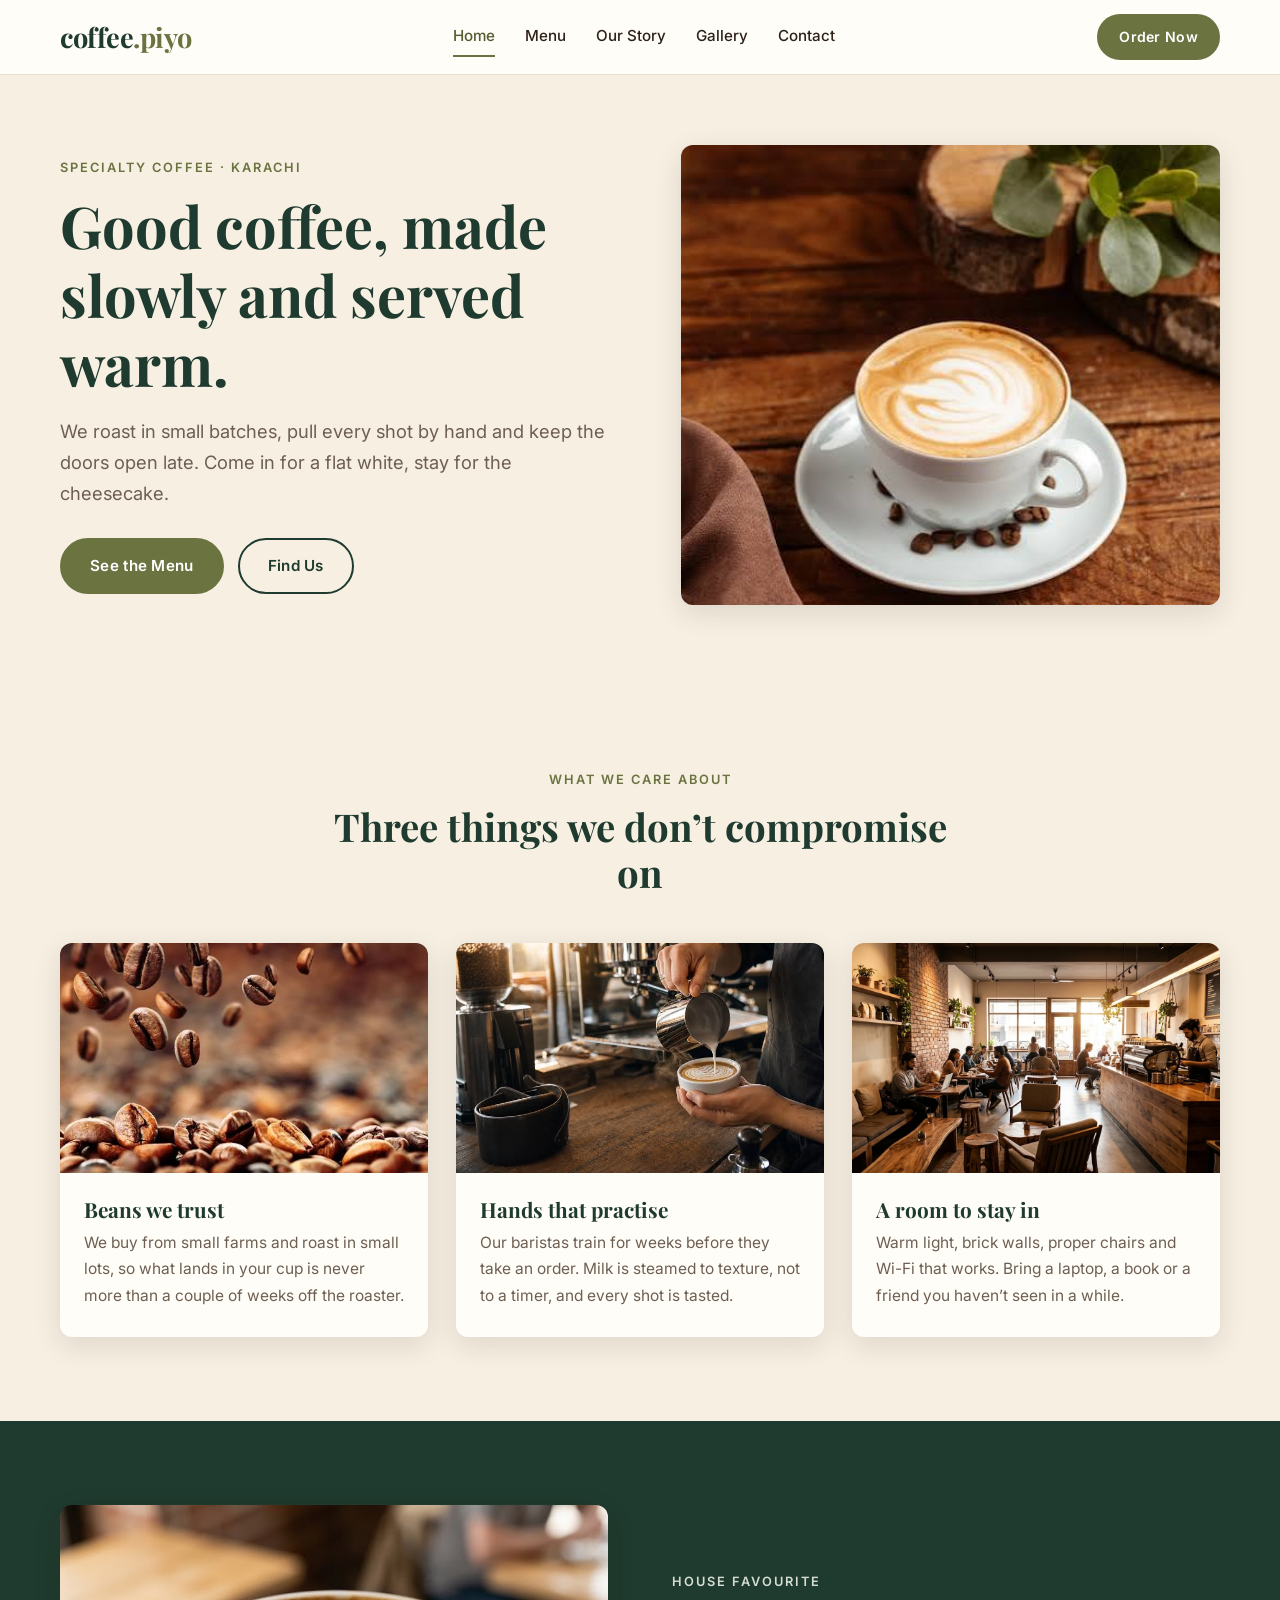
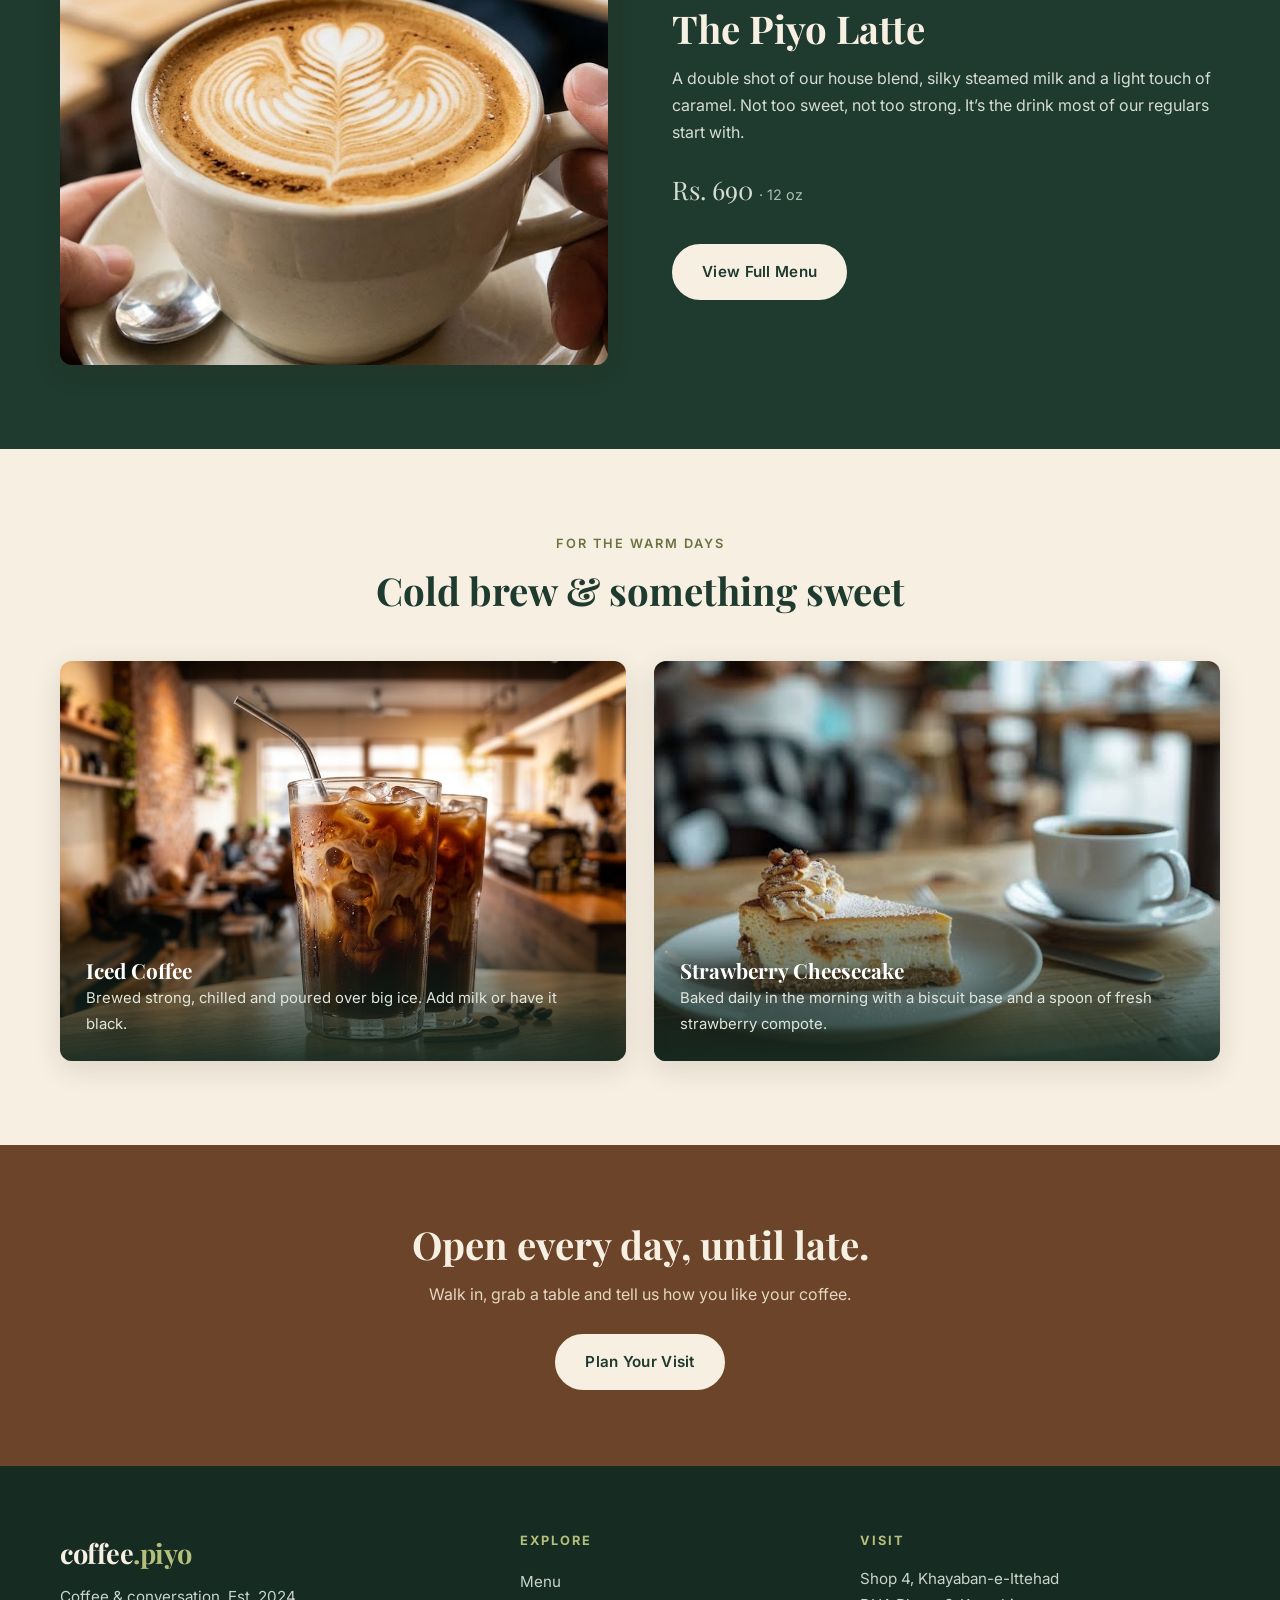
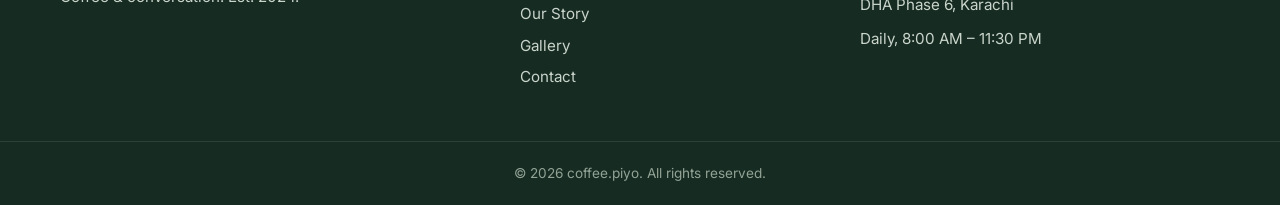
<file: index.html>
<!DOCTYPE html>
<html lang="en">
<head>
  <meta charset="UTF-8">
  <meta name="viewport" content="width=device-width, initial-scale=1">
  <title>coffee.piyo | Specialty Coffee &amp; Bakes, Karachi</title>
  <meta name="description" content="coffee.piyo is a neighbourhood specialty coffee shop in Karachi. Fresh-roasted beans, careful brewing and good company.">
  <link rel="preconnect" href="https://fonts.googleapis.com">
  <link rel="preconnect" href="https://fonts.gstatic.com" crossorigin>
  <link href="https://fonts.gstatic.com" crossorigin rel="preconnect">
  <link href="https://fonts.googleapis.com/css2?family=Inter:wght@400;500;600;700&family=Playfair+Display:wght@500;600;700&display=swap" rel="stylesheet">
  <link rel="stylesheet" href="style.css">
</head>
<body>

  <header class="site-header">
    <div class="container header-inner">
      <a href="index.html" class="logo">coffee<span>.piyo</span></a>
      <nav class="nav">
        <a href="index.html" class="active">Home</a>
        <a href="menu.html">Menu</a>
        <a href="about.html">Our Story</a>
        <a href="gallery.html">Gallery</a>
        <a href="contact.html">Contact</a>
      </nav>
      <a href="menu.html" class="btn btn-small">Order Now</a>
    </div>
  </header>

  <main>

    <!-- HERO -->
    <section class="hero">
      <div class="container hero-grid">
        <div class="hero-text">
          <p class="eyebrow">Specialty coffee &middot; Karachi</p>
          <h1>Good coffee, made slowly and served warm.</h1>
          <p class="lead">We roast in small batches, pull every shot by hand and keep the doors open late. Come in for a flat white, stay for the cheesecake.</p>
          <div class="btn-row">
            <a href="menu.html" class="btn">See the Menu</a>
            <a href="contact.html" class="btn btn-outline">Find Us</a>
          </div>
        </div>
        <div class="hero-image">
          <img src="images/hero.png" alt="Cup of latte with rosetta art held over a saucer">
        </div>
      </div>
    </section>

    <!-- WHAT WE DO -->
    <section class="section">
      <div class="container">
        <div class="section-head">
          <p class="eyebrow">What we care about</p>
          <h2>Three things we don&rsquo;t compromise on</h2>
        </div>
        <div class="card-grid">
          <article class="card">
            <img src="images/beans.png" alt="Burlap sack filled with roasted coffee beans">
            <div class="card-body">
              <h3>Beans we trust</h3>
              <p>We buy from small farms and roast in small lots, so what lands in your cup is never more than a couple of weeks off the roaster.</p>
            </div>
          </article>
          <article class="card">
            <img src="images/barista.png" alt="Barista pouring steamed milk to make latte art">
            <div class="card-body">
              <h3>Hands that practise</h3>
              <p>Our baristas train for weeks before they take an order. Milk is steamed to texture, not to a timer, and every shot is tasted.</p>
            </div>
          </article>
          <article class="card">
            <img src="images/interior.png" alt="Inside coffee.piyo with wooden tables and brick walls">
            <div class="card-body">
              <h3>A room to stay in</h3>
              <p>Warm light, brick walls, proper chairs and Wi-Fi that works. Bring a laptop, a book or a friend you haven&rsquo;t seen in a while.</p>
            </div>
          </article>
        </div>
      </div>
    </section>

    <!-- SIGNATURE -->
    <section class="section section-dark">
      <div class="container split">
        <div class="split-image">
          <img src="images/latte.png" alt="Piyo Latte served in a ceramic cup">
        </div>
        <div class="split-text">
          <p class="eyebrow eyebrow-light">House favourite</p>
          <h2>The Piyo Latte</h2>
          <p>A double shot of our house blend, silky steamed milk and a light touch of caramel. Not too sweet, not too strong. It&rsquo;s the drink most of our regulars start with.</p>
          <p class="price-line">Rs. 690 <span>&middot; 12 oz</span></p>
          <a href="menu.html" class="btn btn-light">View Full Menu</a>
        </div>
      </div>
    </section>

    <!-- COLD + SWEET -->
    <section class="section">
      <div class="container">
        <div class="section-head">
          <p class="eyebrow">For the warm days</p>
          <h2>Cold brew &amp; something sweet</h2>
        </div>
        <div class="duo">
          <figure class="photo-card">
            <img src="images/iced-coffee.png" alt="Two tall glasses of iced coffee with milk swirling">
            <figcaption>
              <h3>Iced Coffee</h3>
              <p>Brewed strong, chilled and poured over big ice. Add milk or have it black.</p>
            </figcaption>
          </figure>
          <figure class="photo-card">
            <img src="images/cheesecake.png" alt="Slice of baked cheesecake with strawberry sauce">
            <figcaption>
              <h3>Strawberry Cheesecake</h3>
              <p>Baked daily in the morning with a biscuit base and a spoon of fresh strawberry compote.</p>
            </figcaption>
          </figure>
        </div>
      </div>
    </section>

    <!-- CTA -->
    <section class="cta">
      <div class="container cta-inner">
        <h2>Open every day, until late.</h2>
        <p>Walk in, grab a table and tell us how you like your coffee.</p>
        <a href="contact.html" class="btn btn-light">Plan Your Visit</a>
      </div>
    </section>

  </main>

  <footer class="site-footer">
    <div class="container footer-grid">
      <div>
        <a href="index.html" class="logo logo-light">coffee<span>.piyo</span></a>
        <p>Coffee &amp; conversation. Est. 2024.</p>
      </div>
      <div>
        <h4>Explore</h4>
        <a href="menu.html">Menu</a>
        <a href="about.html">Our Story</a>
        <a href="gallery.html">Gallery</a>
        <a href="contact.html">Contact</a>
      </div>
      <div>
        <h4>Visit</h4>
        <p>Shop 4, Khayaban-e-Ittehad<br>DHA Phase 6, Karachi</p>
        <p>Daily, 8:00 AM &ndash; 11:30 PM</p>
      </div>
    </div>
    <div class="footer-bottom">&copy; 2026 coffee.piyo. All rights reserved.</div>
  </footer>

</body>
</html>
</file>
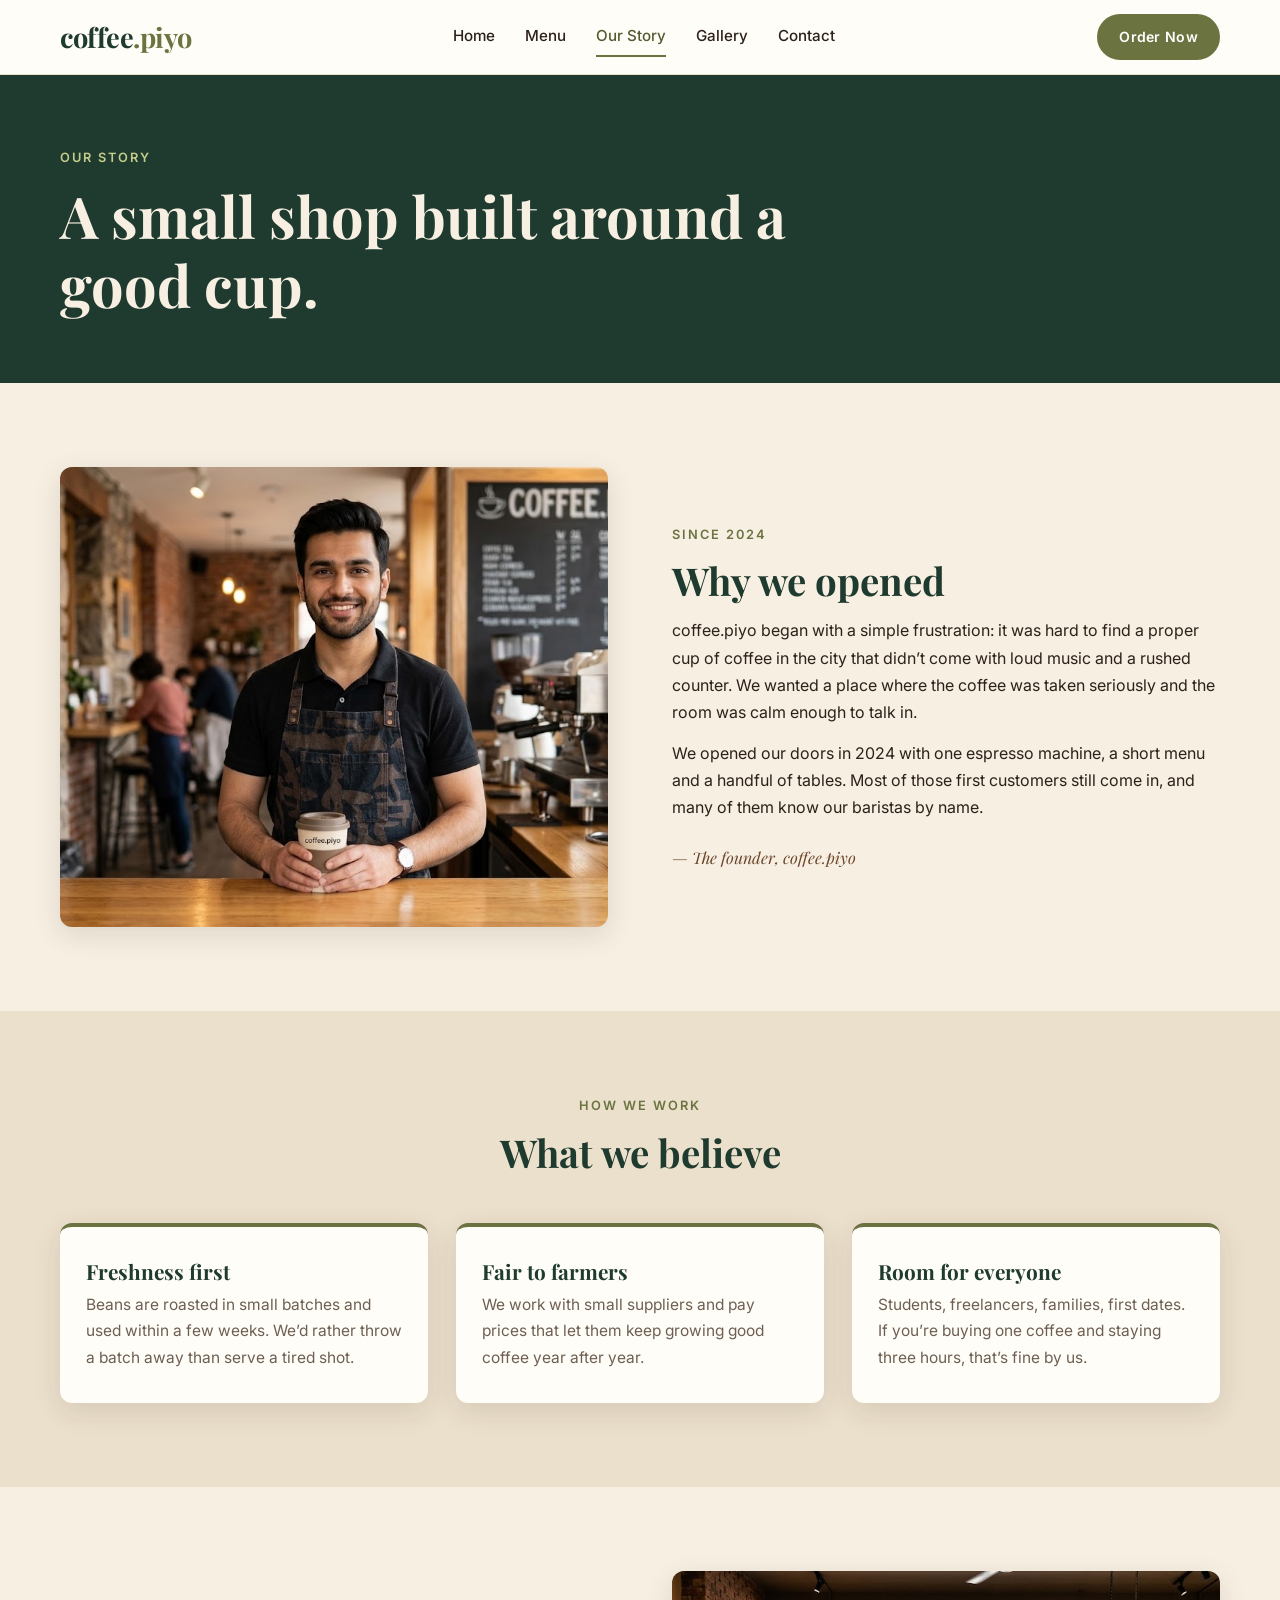
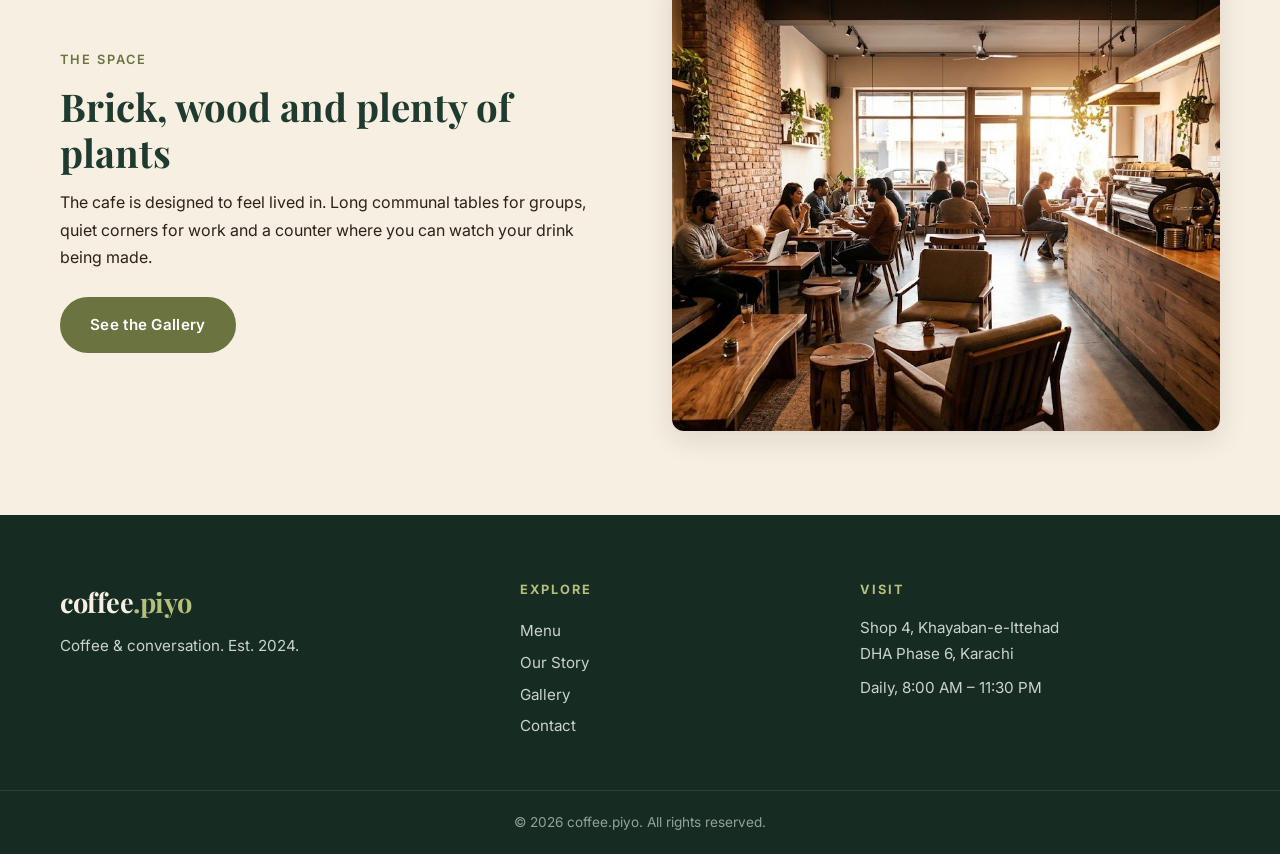
<file: about.html>
<!DOCTYPE html>
<html lang="en">
<head>
  <meta charset="UTF-8">
  <meta name="viewport" content="width=device-width, initial-scale=1">
  <title>Our Story | coffee.piyo</title>
  <meta name="description" content="How coffee.piyo started in 2024 and what we believe about coffee, people and good conversation.">
  <link rel="preconnect" href="https://fonts.googleapis.com">
  <link rel="preconnect" href="https://fonts.gstatic.com" crossorigin>
  <link href="https://fonts.googleapis.com/css2?family=Inter:wght@400;500;600;700&family=Playfair+Display:wght@500;600;700&display=swap" rel="stylesheet">
  <link rel="stylesheet" href="style.css">
</head>
<body>

  <header class="site-header">
    <div class="container header-inner">
      <a href="index.html" class="logo">coffee<span>.piyo</span></a>
      <nav class="nav">
        <a href="index.html">Home</a>
        <a href="menu.html">Menu</a>
        <a href="about.html" class="active">Our Story</a>
        <a href="gallery.html">Gallery</a>
        <a href="contact.html">Contact</a>
      </nav>
      <a href="menu.html" class="btn btn-small">Order Now</a>
    </div>
  </header>

  <main>

    <section class="page-hero">
      <div class="container">
        <p class="eyebrow eyebrow-light">Our Story</p>
        <h1>A small shop built around a good cup.</h1>
      </div>
    </section>

    <section class="section">
      <div class="container split">
        <div class="split-image">
          <img src="images/owner.png" alt="Founder of coffee.piyo standing inside the cafe">
        </div>
        <div class="split-text">
          <p class="eyebrow">Since 2024</p>
          <h2>Why we opened</h2>
          <p>coffee.piyo began with a simple frustration: it was hard to find a proper cup of coffee in the city that didn&rsquo;t come with loud music and a rushed counter. We wanted a place where the coffee was taken seriously and the room was calm enough to talk in.</p>
          <p>We opened our doors in 2024 with one espresso machine, a short menu and a handful of tables. Most of those first customers still come in, and many of them know our baristas by name.</p>
          <p class="signature">&mdash; The founder, coffee.piyo</p>
        </div>
      </div>
    </section>

    <section class="section section-cream">
      <div class="container">
        <div class="section-head">
          <p class="eyebrow">How we work</p>
          <h2>What we believe</h2>
        </div>
        <div class="card-grid">
          <article class="card card-plain">
            <div class="card-body">
              <h3>Freshness first</h3>
              <p>Beans are roasted in small batches and used within a few weeks. We&rsquo;d rather throw a batch away than serve a tired shot.</p>
            </div>
          </article>
          <article class="card card-plain">
            <div class="card-body">
              <h3>Fair to farmers</h3>
              <p>We work with small suppliers and pay prices that let them keep growing good coffee year after year.</p>
            </div>
          </article>
          <article class="card card-plain">
            <div class="card-body">
              <h3>Room for everyone</h3>
              <p>Students, freelancers, families, first dates. If you&rsquo;re buying one coffee and staying three hours, that&rsquo;s fine by us.</p>
            </div>
          </article>
        </div>
      </div>
    </section>

    <section class="section">
      <div class="container split split-reverse">
        <div class="split-image">
          <img src="images/interior.png" alt="Customers seated inside coffee.piyo">
        </div>
        <div class="split-text">
          <p class="eyebrow">The space</p>
          <h2>Brick, wood and plenty of plants</h2>
          <p>The cafe is designed to feel lived in. Long communal tables for groups, quiet corners for work and a counter where you can watch your drink being made.</p>
          <a href="gallery.html" class="btn">See the Gallery</a>
        </div>
      </div>
    </section>

  </main>

  <footer class="site-footer">
    <div class="container footer-grid">
      <div>
        <a href="index.html" class="logo logo-light">coffee<span>.piyo</span></a>
        <p>Coffee &amp; conversation. Est. 2024.</p>
      </div>
      <div>
        <h4>Explore</h4>
        <a href="menu.html">Menu</a>
        <a href="about.html">Our Story</a>
        <a href="gallery.html">Gallery</a>
        <a href="contact.html">Contact</a>
      </div>
      <div>
        <h4>Visit</h4>
        <p>Shop 4, Khayaban-e-Ittehad<br>DHA Phase 6, Karachi</p>
        <p>Daily, 8:00 AM &ndash; 11:30 PM</p>
      </div>
    </div>
    <div class="footer-bottom">&copy; 2026 coffee.piyo. All rights reserved.</div>
  </footer>

</body>
</html>
</file>
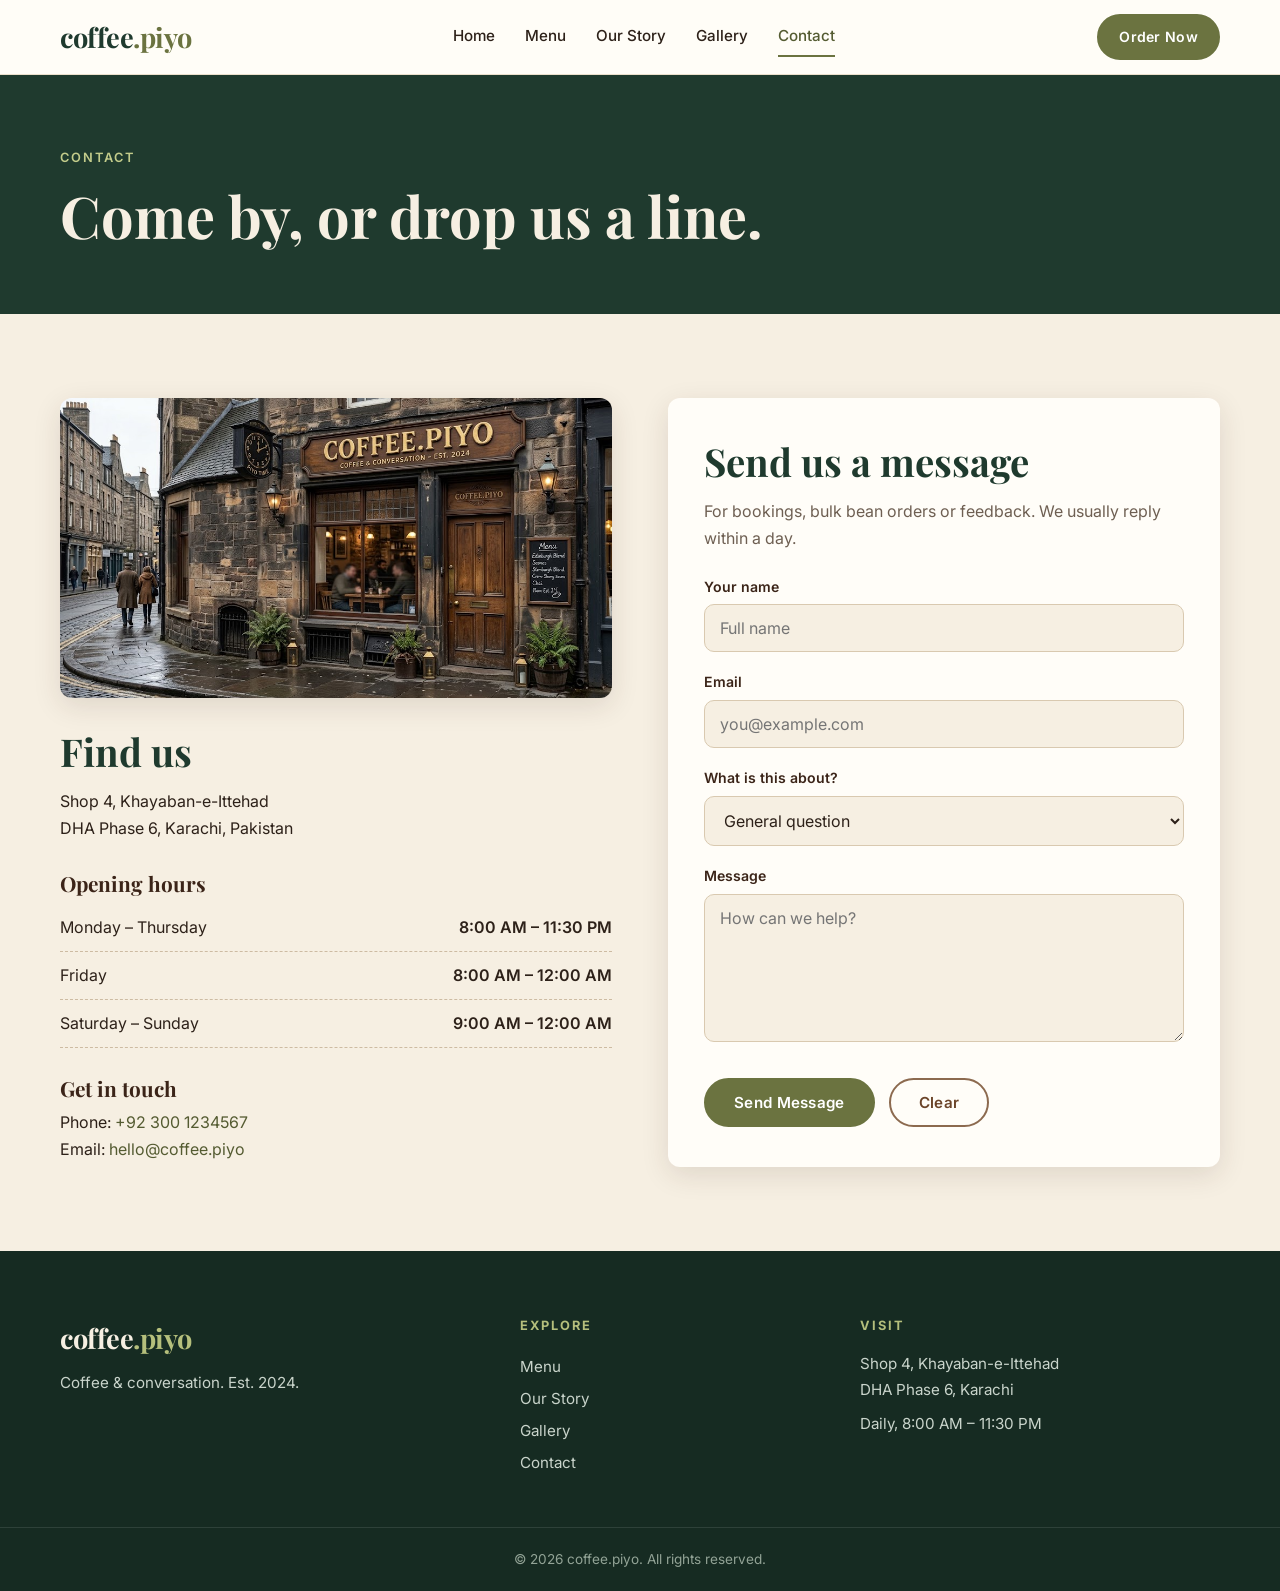
<file: contact.html>
<!DOCTYPE html>
<html lang="en">
<head>
  <meta charset="UTF-8">
  <meta name="viewport" content="width=device-width, initial-scale=1">
  <title>Contact &amp; Hours | coffee.piyo</title>
  <meta name="description" content="Find coffee.piyo in DHA Phase 6, Karachi. Opening hours, phone number and a contact form.">
  <link rel="preconnect" href="https://fonts.googleapis.com">
  <link rel="preconnect" href="https://fonts.gstatic.com" crossorigin>
  <link href="https://fonts.googleapis.com/css2?family=Inter:wght@400;500;600;700&family=Playfair+Display:wght@500;600;700&display=swap" rel="stylesheet">
  <link rel="stylesheet" href="style.css">
</head>
<body>

  <header class="site-header">
    <div class="container header-inner">
      <a href="index.html" class="logo">coffee<span>.piyo</span></a>
      <nav class="nav">
        <a href="index.html">Home</a>
        <a href="menu.html">Menu</a>
        <a href="about.html">Our Story</a>
        <a href="gallery.html">Gallery</a>
        <a href="contact.html" class="active">Contact</a>
      </nav>
      <a href="menu.html" class="btn btn-small">Order Now</a>
    </div>
  </header>

  <main>

    <section class="page-hero">
      <div class="container">
        <p class="eyebrow eyebrow-light">Contact</p>
        <h1>Come by, or drop us a line.</h1>
      </div>
    </section>

    <section class="section">
      <div class="container contact-grid">

        <div class="contact-info">
          <img src="images/storefront.png" alt="coffee.piyo storefront with wooden sign and plants outside">

          <h2>Find us</h2>
          <p>Shop 4, Khayaban-e-Ittehad<br>DHA Phase 6, Karachi, Pakistan</p>

          <h3>Opening hours</h3>
          <ul class="hours">
            <li><span>Monday &ndash; Thursday</span><span>8:00 AM &ndash; 11:30 PM</span></li>
            <li><span>Friday</span><span>8:00 AM &ndash; 12:00 AM</span></li>
            <li><span>Saturday &ndash; Sunday</span><span>9:00 AM &ndash; 12:00 AM</span></li>
          </ul>

          <h3>Get in touch</h3>
          <p>
            Phone: <a href="tel:+923001234567">+92 300 1234567</a><br>
            Email: <a href="mailto:hello@coffee.piyo">hello@coffee.piyo</a>
          </p>
        </div>

        <div class="contact-form">
          <h2>Send us a message</h2>
          <p>For bookings, bulk bean orders or feedback. We usually reply within a day.</p>

          <form action="mailto:hello@coffee.piyo" method="post" enctype="text/plain">
            <label for="name">Your name</label>
            <input type="text" id="name" name="name" placeholder="Full name" required>

            <label for="email">Email</label>
            <input type="email" id="email" name="email" placeholder="you@example.com" required>

            <label for="topic">What is this about?</label>
            <select id="topic" name="topic">
              <option>General question</option>
              <option>Table or event booking</option>
              <option>Beans / wholesale</option>
              <option>Feedback</option>
            </select>

            <label for="message">Message</label>
            <textarea id="message" name="message" rows="6" placeholder="How can we help?" required></textarea>

            <div class="btn-row">
              <button type="submit" class="btn">Send Message</button>
              <button type="reset" class="btn btn-outline-dark">Clear</button>
            </div>
          </form>
        </div>

      </div>
    </section>

  </main>

  <footer class="site-footer">
    <div class="container footer-grid">
      <div>
        <a href="index.html" class="logo logo-light">coffee<span>.piyo</span></a>
        <p>Coffee &amp; conversation. Est. 2024.</p>
      </div>
      <div>
        <h4>Explore</h4>
        <a href="menu.html">Menu</a>
        <a href="about.html">Our Story</a>
        <a href="gallery.html">Gallery</a>
        <a href="contact.html">Contact</a>
      </div>
      <div>
        <h4>Visit</h4>
        <p>Shop 4, Khayaban-e-Ittehad<br>DHA Phase 6, Karachi</p>
        <p>Daily, 8:00 AM &ndash; 11:30 PM</p>
      </div>
    </div>
    <div class="footer-bottom">&copy; 2026 coffee.piyo. All rights reserved.</div>
  </footer>

</body>
</html>
</file>
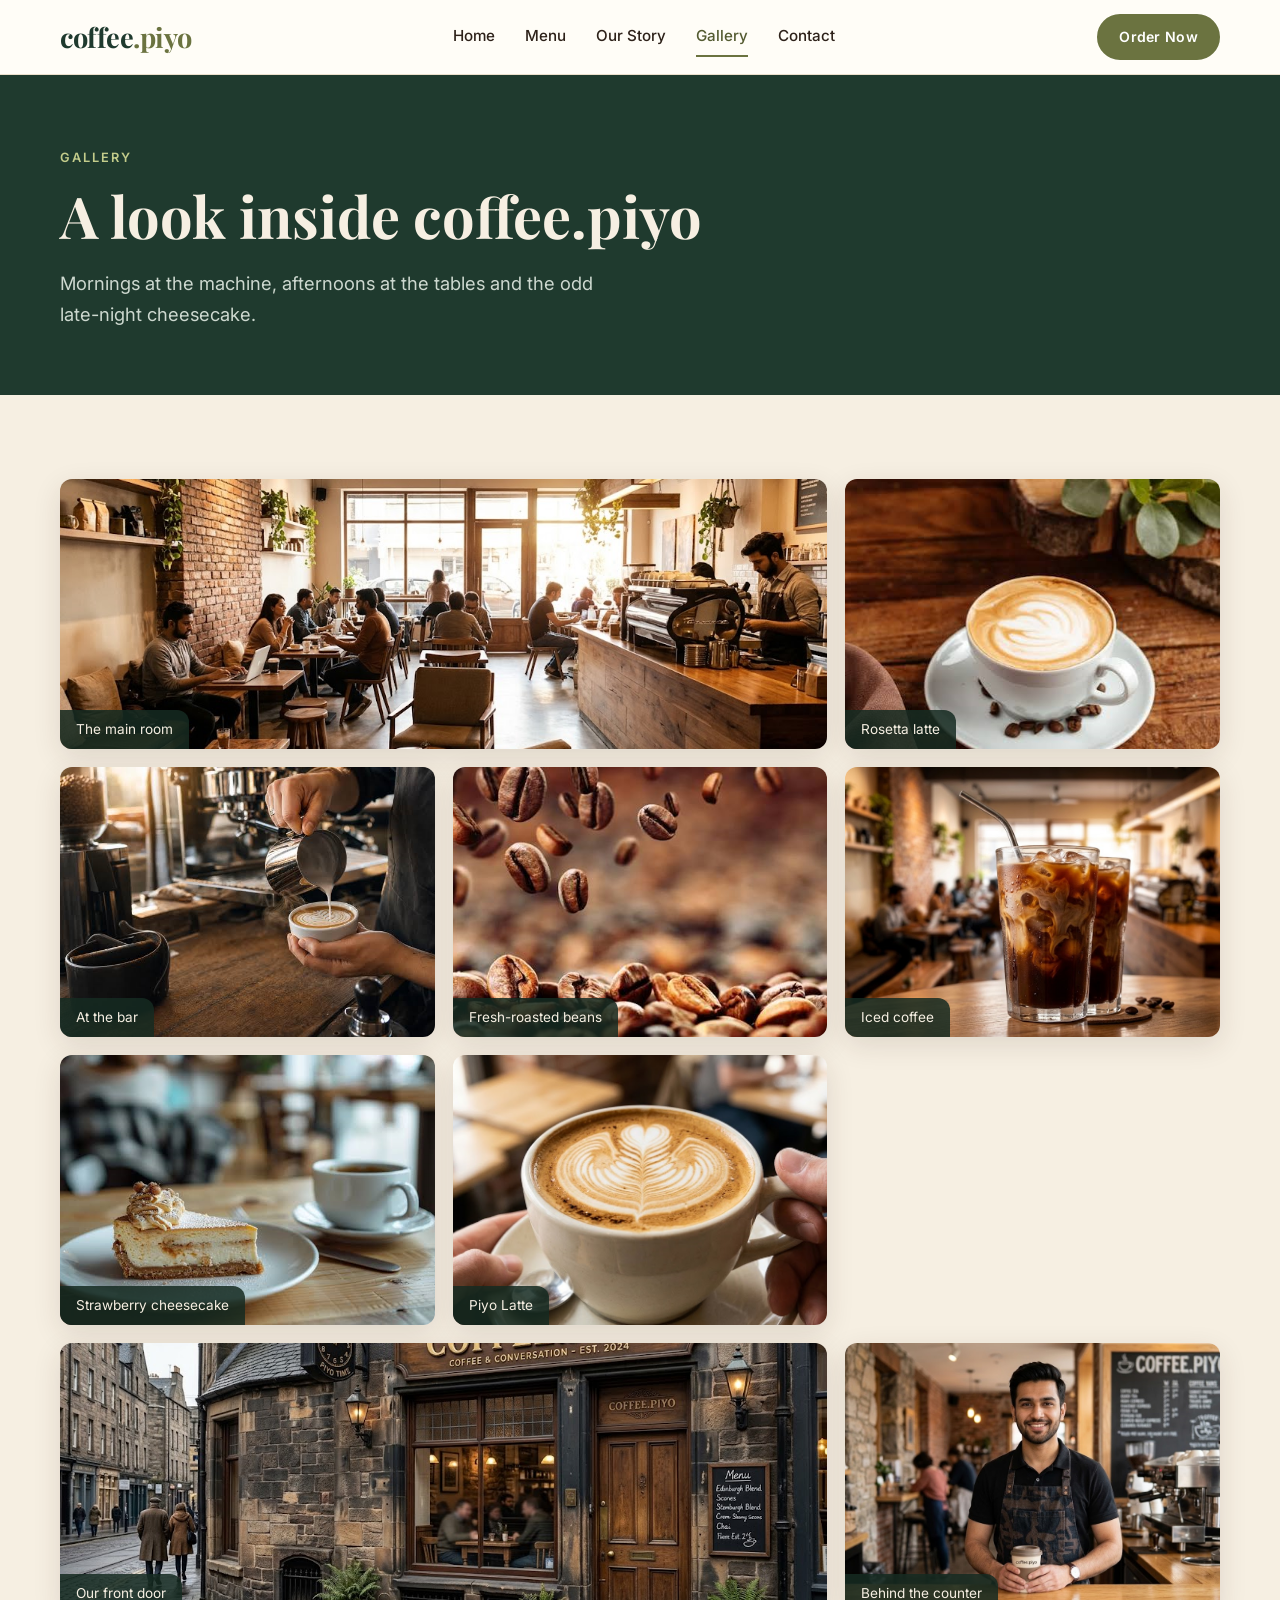
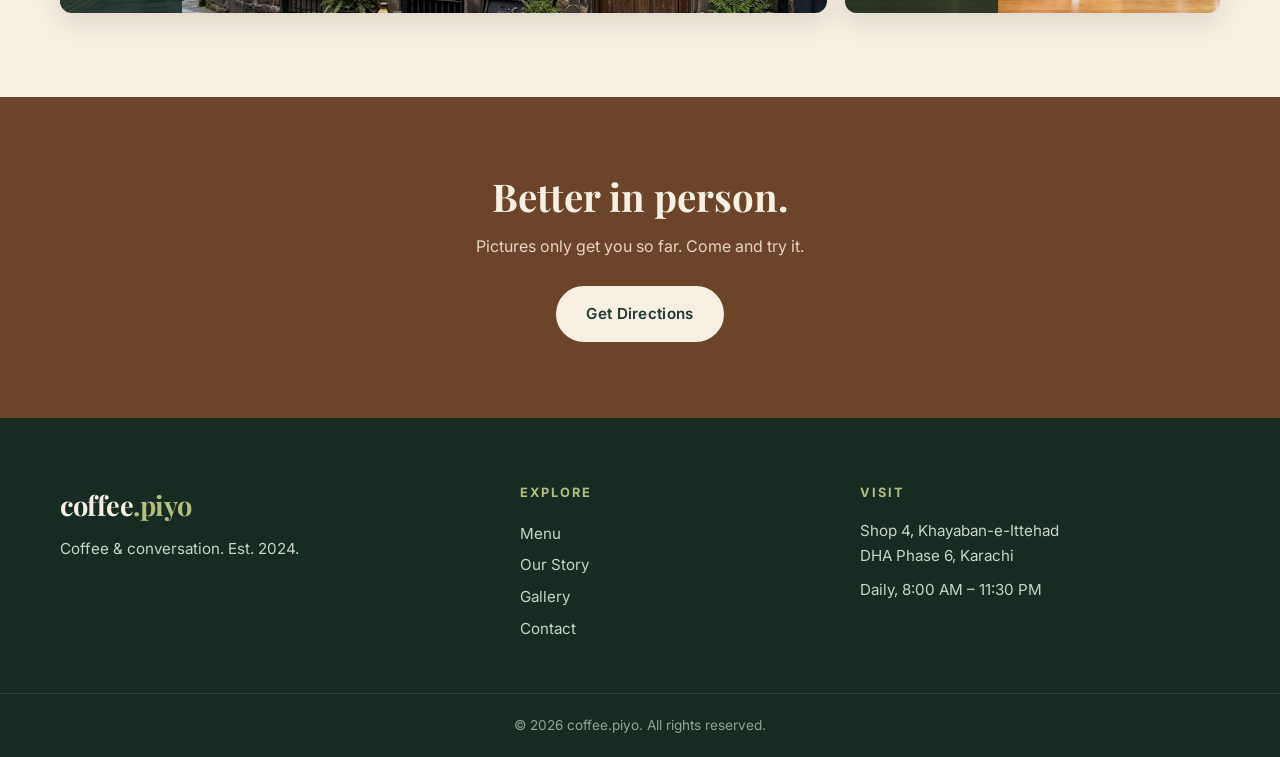
<file: gallery.html>
<!DOCTYPE html>
<html lang="en">
<head>
  <meta charset="UTF-8">
  <meta name="viewport" content="width=device-width, initial-scale=1">
  <title>Gallery | coffee.piyo</title>
  <meta name="description" content="Photos from inside coffee.piyo: our coffee, bakes, baristas and space.">
  <link rel="preconnect" href="https://fonts.googleapis.com">
  <link rel="preconnect" href="https://fonts.gstatic.com" crossorigin>
  <link href="https://fonts.googleapis.com/css2?family=Inter:wght@400;500;600;700&family=Playfair+Display:wght@500;600;700&display=swap" rel="stylesheet">
  <link rel="stylesheet" href="style.css">
</head>
<body>

  <header class="site-header">
    <div class="container header-inner">
      <a href="index.html" class="logo">coffee<span>.piyo</span></a>
      <nav class="nav">
        <a href="index.html">Home</a>
        <a href="menu.html">Menu</a>
        <a href="about.html">Our Story</a>
        <a href="gallery.html" class="active">Gallery</a>
        <a href="contact.html">Contact</a>
      </nav>
      <a href="menu.html" class="btn btn-small">Order Now</a>
    </div>
  </header>

  <main>

    <section class="page-hero">
      <div class="container">
        <p class="eyebrow eyebrow-light">Gallery</p>
        <h1>A look inside coffee.piyo</h1>
        <p class="lead">Mornings at the machine, afternoons at the tables and the odd late-night cheesecake.</p>
      </div>
    </section>

    <section class="section">
      <div class="container">
        <div class="gallery">
          <figure class="g-wide"><img src="images/interior.png" alt="Cafe interior with customers"><figcaption>The main room</figcaption></figure>
          <figure><img src="images/hero.png" alt="Latte art"><figcaption>Rosetta latte</figcaption></figure>
          <figure><img src="images/barista.png" alt="Barista pouring milk"><figcaption>At the bar</figcaption></figure>
          <figure><img src="images/beans.png" alt="Sack of coffee beans"><figcaption>Fresh-roasted beans</figcaption></figure>
          <figure><img src="images/iced-coffee.png" alt="Iced coffee glasses"><figcaption>Iced coffee</figcaption></figure>
          <figure><img src="images/cheesecake.png" alt="Cheesecake"><figcaption>Strawberry cheesecake</figcaption></figure>
          <figure><img src="images/latte.png" alt="Latte in ceramic cup"><figcaption>Piyo Latte</figcaption></figure>
          <figure class="g-wide"><img src="images/storefront.png" alt="coffee.piyo storefront"><figcaption>Our front door</figcaption></figure>
          <figure><img src="images/owner.png" alt="Founder inside the cafe"><figcaption>Behind the counter</figcaption></figure>
        </div>
      </div>
    </section>

    <section class="cta">
      <div class="container cta-inner">
        <h2>Better in person.</h2>
        <p>Pictures only get you so far. Come and try it.</p>
        <a href="contact.html" class="btn btn-light">Get Directions</a>
      </div>
    </section>

  </main>

  <footer class="site-footer">
    <div class="container footer-grid">
      <div>
        <a href="index.html" class="logo logo-light">coffee<span>.piyo</span></a>
        <p>Coffee &amp; conversation. Est. 2024.</p>
      </div>
      <div>
        <h4>Explore</h4>
        <a href="menu.html">Menu</a>
        <a href="about.html">Our Story</a>
        <a href="gallery.html">Gallery</a>
        <a href="contact.html">Contact</a>
      </div>
      <div>
        <h4>Visit</h4>
        <p>Shop 4, Khayaban-e-Ittehad<br>DHA Phase 6, Karachi</p>
        <p>Daily, 8:00 AM &ndash; 11:30 PM</p>
      </div>
    </div>
    <div class="footer-bottom">&copy; 2026 coffee.piyo. All rights reserved.</div>
  </footer>

</body>
</html>
</file>
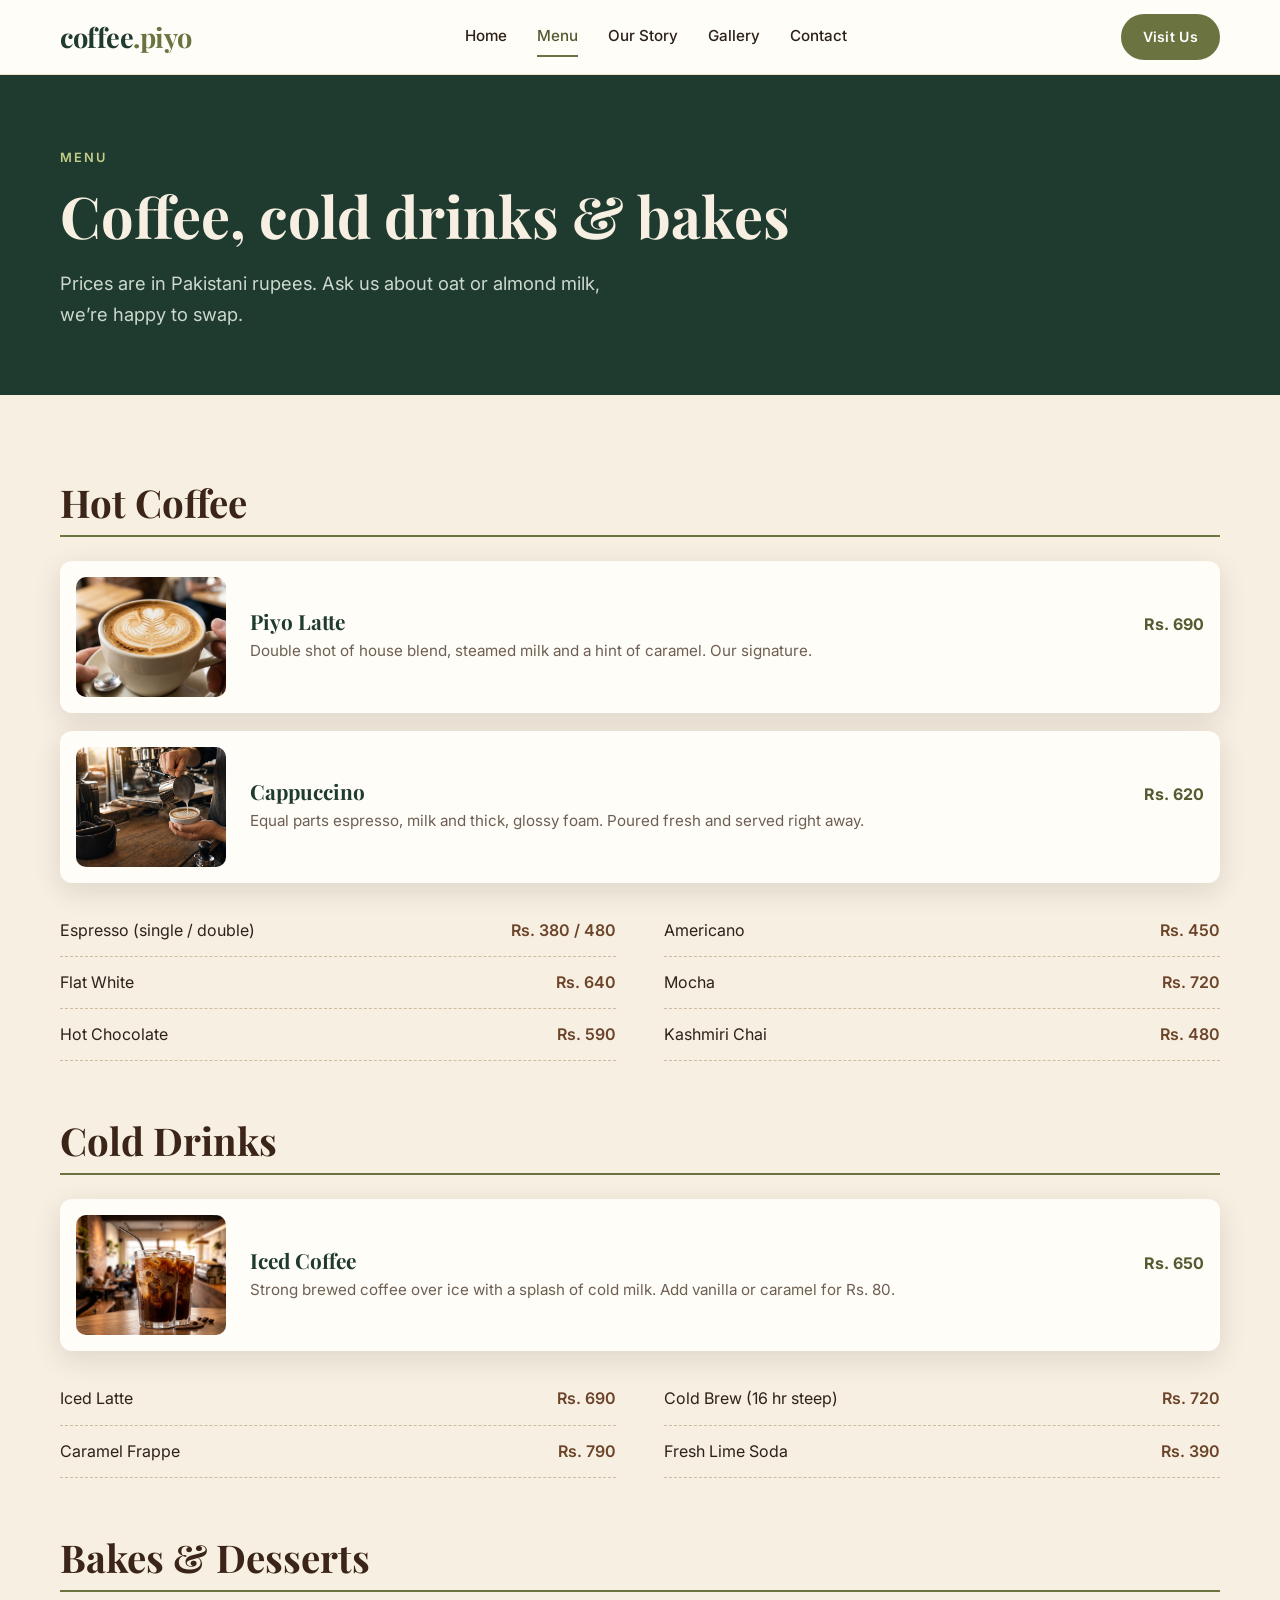
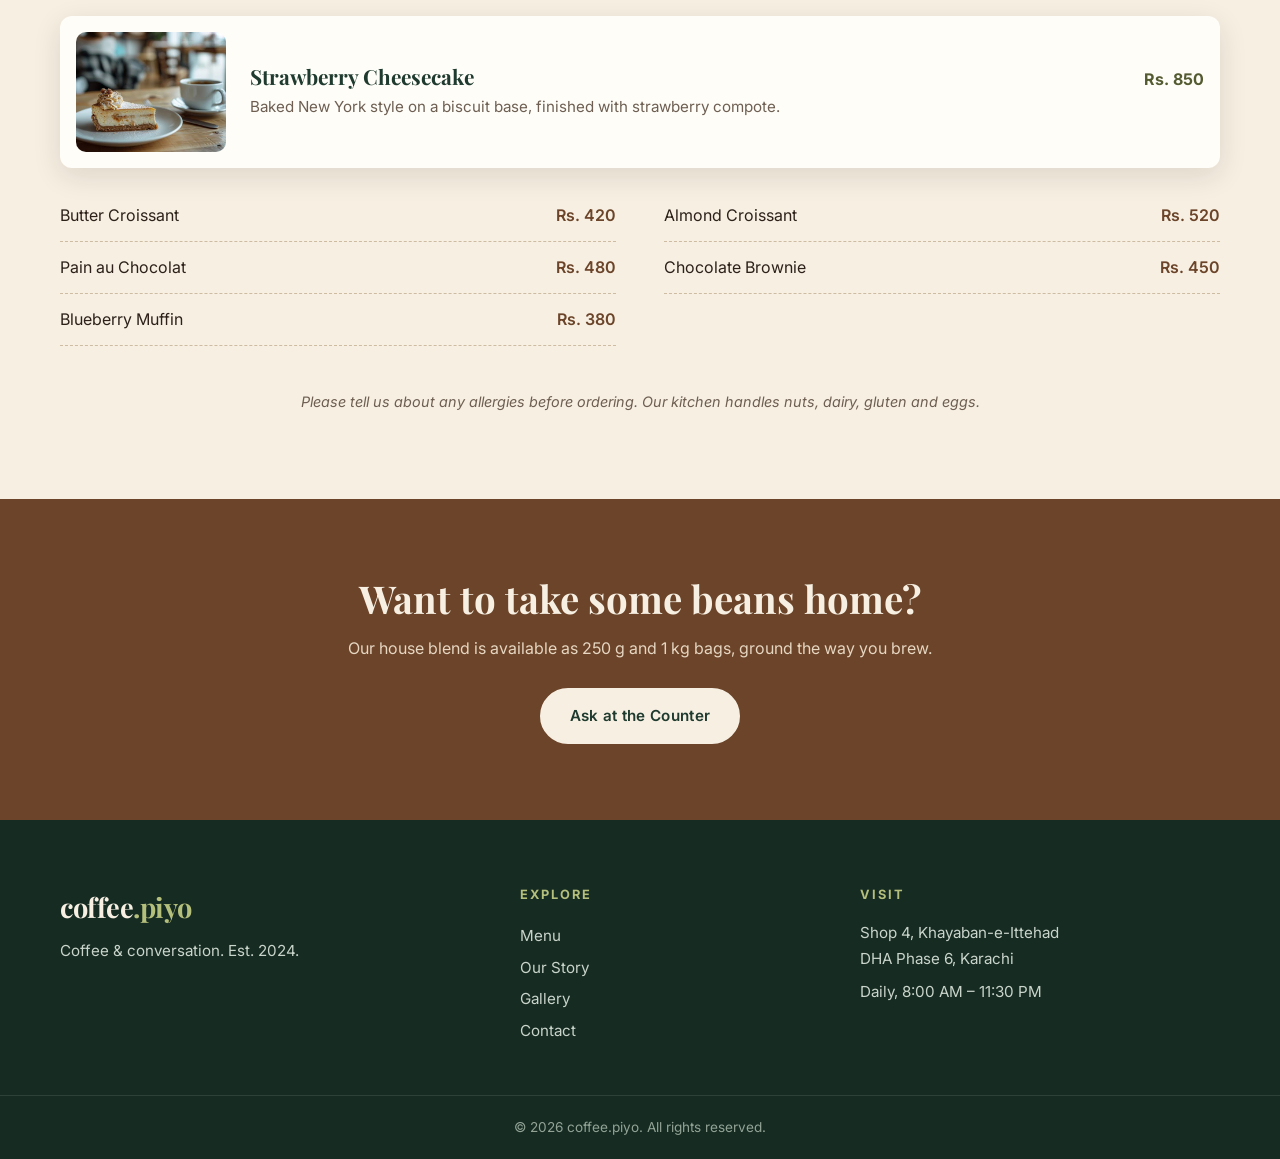
<file: menu.html>
<!DOCTYPE html>
<html lang="en">
<head>
  <meta charset="UTF-8">
  <meta name="viewport" content="width=device-width, initial-scale=1">
  <title>Menu | coffee.piyo</title>
  <meta name="description" content="Espresso, filter, cold drinks and fresh bakes at coffee.piyo, Karachi.">
  <link rel="preconnect" href="https://fonts.googleapis.com">
  <link rel="preconnect" href="https://fonts.gstatic.com" crossorigin>
  <link href="https://fonts.googleapis.com/css2?family=Inter:wght@400;500;600;700&family=Playfair+Display:wght@500;600;700&display=swap" rel="stylesheet">
  <link rel="stylesheet" href="style.css">
</head>
<body>

  <header class="site-header">
    <div class="container header-inner">
      <a href="index.html" class="logo">coffee<span>.piyo</span></a>
      <nav class="nav">
        <a href="index.html">Home</a>
        <a href="menu.html" class="active">Menu</a>
        <a href="about.html">Our Story</a>
        <a href="gallery.html">Gallery</a>
        <a href="contact.html">Contact</a>
      </nav>
      <a href="contact.html" class="btn btn-small">Visit Us</a>
    </div>
  </header>

  <main>

    <section class="page-hero">
      <div class="container">
        <p class="eyebrow eyebrow-light">Menu</p>
        <h1>Coffee, cold drinks &amp; bakes</h1>
        <p class="lead">Prices are in Pakistani rupees. Ask us about oat or almond milk, we&rsquo;re happy to swap.</p>
      </div>
    </section>

    <section class="section">
      <div class="container">

        <h2 class="menu-title">Hot Coffee</h2>

        <article class="menu-item">
          <img src="images/latte.png" alt="Piyo Latte">
          <div class="menu-info">
            <div class="menu-row"><h3>Piyo Latte</h3><span class="menu-price">Rs. 690</span></div>
            <p>Double shot of house blend, steamed milk and a hint of caramel. Our signature.</p>
          </div>
        </article>

        <article class="menu-item">
          <img src="images/barista.png" alt="Cappuccino being poured">
          <div class="menu-info">
            <div class="menu-row"><h3>Cappuccino</h3><span class="menu-price">Rs. 620</span></div>
            <p>Equal parts espresso, milk and thick, glossy foam. Poured fresh and served right away.</p>
          </div>
        </article>

        <ul class="menu-list">
          <li><span>Espresso (single / double)</span><span>Rs. 380 / 480</span></li>
          <li><span>Americano</span><span>Rs. 450</span></li>
          <li><span>Flat White</span><span>Rs. 640</span></li>
          <li><span>Mocha</span><span>Rs. 720</span></li>
          <li><span>Hot Chocolate</span><span>Rs. 590</span></li>
          <li><span>Kashmiri Chai</span><span>Rs. 480</span></li>
        </ul>

        <h2 class="menu-title">Cold Drinks</h2>

        <article class="menu-item">
          <img src="images/iced-coffee.png" alt="Iced coffee">
          <div class="menu-info">
            <div class="menu-row"><h3>Iced Coffee</h3><span class="menu-price">Rs. 650</span></div>
            <p>Strong brewed coffee over ice with a splash of cold milk. Add vanilla or caramel for Rs. 80.</p>
          </div>
        </article>

        <ul class="menu-list">
          <li><span>Iced Latte</span><span>Rs. 690</span></li>
          <li><span>Cold Brew (16 hr steep)</span><span>Rs. 720</span></li>
          <li><span>Caramel Frappe</span><span>Rs. 790</span></li>
          <li><span>Fresh Lime Soda</span><span>Rs. 390</span></li>
        </ul>

        <h2 class="menu-title">Bakes &amp; Desserts</h2>

        <article class="menu-item">
          <img src="images/cheesecake.png" alt="Strawberry cheesecake">
          <div class="menu-info">
            <div class="menu-row"><h3>Strawberry Cheesecake</h3><span class="menu-price">Rs. 850</span></div>
            <p>Baked New York style on a biscuit base, finished with strawberry compote.</p>
          </div>
        </article>

        <ul class="menu-list">
          <li><span>Butter Croissant</span><span>Rs. 420</span></li>
          <li><span>Almond Croissant</span><span>Rs. 520</span></li>
          <li><span>Pain au Chocolat</span><span>Rs. 480</span></li>
          <li><span>Chocolate Brownie</span><span>Rs. 450</span></li>
          <li><span>Blueberry Muffin</span><span>Rs. 380</span></li>
        </ul>

        <p class="menu-note">Please tell us about any allergies before ordering. Our kitchen handles nuts, dairy, gluten and eggs.</p>
      </div>
    </section>

    <section class="cta">
      <div class="container cta-inner">
        <h2>Want to take some beans home?</h2>
        <p>Our house blend is available as 250 g and 1 kg bags, ground the way you brew.</p>
        <a href="contact.html" class="btn btn-light">Ask at the Counter</a>
      </div>
    </section>

  </main>

  <footer class="site-footer">
    <div class="container footer-grid">
      <div>
        <a href="index.html" class="logo logo-light">coffee<span>.piyo</span></a>
        <p>Coffee &amp; conversation. Est. 2024.</p>
      </div>
      <div>
        <h4>Explore</h4>
        <a href="menu.html">Menu</a>
        <a href="about.html">Our Story</a>
        <a href="gallery.html">Gallery</a>
        <a href="contact.html">Contact</a>
      </div>
      <div>
        <h4>Visit</h4>
        <p>Shop 4, Khayaban-e-Ittehad<br>DHA Phase 6, Karachi</p>
        <p>Daily, 8:00 AM &ndash; 11:30 PM</p>
      </div>
    </div>
    <div class="footer-bottom">&copy; 2026 coffee.piyo. All rights reserved.</div>
  </footer>

</body>
</html>
</file>
<file: style.css>
/* =========================================================
   coffee.piyo  |  Coffee brown · Olive · Dark green · Cream
   ========================================================= */

/* ---------- 1. Variables ---------- */
:root {
  --brown-dark: #3b2418;
  --brown:      #6b4429;
  --brown-soft: #8c6a4f;
  --olive:      #6b7340;
  --olive-dark: #545b31;
  --green:      #1f3a2e;
  --green-deep: #162b22;
  --cream:      #f6efe2;
  --cream-deep: #ebe0cc;
  --white:      #fffdf8;
  --text:       #2d2119;
  --muted:      #6e5f52;

  --font-body:    "Inter", system-ui, -apple-system, "Segoe UI", sans-serif;
  --font-heading: "Playfair Display", Georgia, serif;

  --radius: 12px;
  --shadow: 0 8px 28px rgba(59, 36, 24, 0.12);
  --max:    1160px;
}

/* ---------- 2. Reset & base ---------- */
* { margin: 0; padding: 0; box-sizing: border-box; }

html { scroll-behavior: smooth; }

body {
  font-family: var(--font-body);
  font-size: 16px;
  line-height: 1.7;
  color: var(--text);
  background: var(--cream);
}

img { display: block; max-width: 100%; height: auto; }

a { color: var(--olive-dark); text-decoration: none; }
a:hover { color: var(--brown); }

ul { list-style: none; }

h1, h2, h3 {
  font-family: var(--font-heading);
  line-height: 1.2;
  color: var(--green);
}

h1 { font-size: clamp(2.2rem, 5vw, 3.6rem); }
h2 { font-size: clamp(1.7rem, 3.4vw, 2.4rem); margin-bottom: 14px; }
h3 { font-size: 1.3rem; margin-bottom: 8px; }

p + p { margin-top: 14px; }

.container {
  width: 92%;
  max-width: var(--max);
  margin: 0 auto;
}

/* ---------- 3. Buttons ---------- */
.btn {
  display: inline-block;
  padding: 13px 28px;
  background: var(--olive);
  color: #fff;
  font-family: var(--font-body);
  font-size: 0.95rem;
  font-weight: 600;
  letter-spacing: 0.3px;
  border: 2px solid var(--olive);
  border-radius: 50px;
  cursor: pointer;
  transition: background 0.2s, color 0.2s, transform 0.2s, border-color 0.2s;
}
.btn:hover { background: var(--olive-dark); border-color: var(--olive-dark); color: #fff; transform: translateY(-2px); }

.btn-small { padding: 9px 20px; font-size: 0.88rem; }

.btn-outline { background: transparent; color: var(--green); border-color: var(--green); }
.btn-outline:hover { background: var(--green); border-color: var(--green); color: #fff; }

.btn-outline-dark { background: transparent; color: var(--brown); border-color: var(--brown-soft); }
.btn-outline-dark:hover { background: var(--brown); border-color: var(--brown); color: #fff; }

.btn-light { background: var(--cream); color: var(--green); border-color: var(--cream); }
.btn-light:hover { background: #fff; border-color: #fff; color: var(--green-deep); }

.btn-row { display: flex; flex-wrap: wrap; gap: 14px; margin-top: 28px; }

/* ---------- 4. Header ---------- */
.site-header {
  position: sticky;
  top: 0;
  z-index: 50;
  background: rgba(255, 253, 248, 0.96);
  backdrop-filter: blur(8px);
  border-bottom: 1px solid var(--cream-deep);
}

.header-inner {
  display: flex;
  align-items: center;
  justify-content: space-between;
  gap: 24px;
  padding: 14px 0;
}

.logo {
  font-family: var(--font-heading);
  font-size: 1.7rem;
  font-weight: 700;
  color: var(--green);
  letter-spacing: -0.5px;
}
.logo span { color: var(--olive); }
.logo:hover { color: var(--green); }
.logo-light { color: var(--cream); }
.logo-light span { color: #b5bf7c; }
.logo-light:hover { color: var(--cream); }

.nav { display: flex; gap: 30px; }
.nav a {
  font-size: 0.95rem;
  font-weight: 500;
  color: var(--text);
  padding: 6px 0;
  border-bottom: 2px solid transparent;
}
.nav a:hover,
.nav a.active { color: var(--olive-dark); border-bottom-color: var(--olive); }

/* ---------- 5. Typography helpers ---------- */
.eyebrow {
  font-size: 0.8rem;
  font-weight: 600;
  letter-spacing: 2px;
  text-transform: uppercase;
  color: var(--olive);
  margin-bottom: 12px;
}
.eyebrow-light { color: #c3cc8b; }

.lead { font-size: 1.15rem; color: var(--muted); margin-top: 18px; max-width: 560px; }

/* ---------- 6. Hero (home) ---------- */
.hero { background: var(--cream); padding: 70px 0 80px; }

.hero-grid {
  display: grid;
  grid-template-columns: 1.05fr 1fr;
  gap: 56px;
  align-items: center;
}

.hero-text h1 { margin-bottom: 4px; }

.hero-image img {
  width: 100%;
  height: 460px;
  object-fit: cover;
  border-radius: var(--radius);
  box-shadow: var(--shadow);
}

/* ---------- 7. Page hero (inner pages) ---------- */
.page-hero {
  background: var(--green);
  color: var(--cream);
  padding: 72px 0 64px;
}
.page-hero h1 { color: var(--cream); max-width: 760px; }
.page-hero .lead { color: #cdd8cf; }

/* ---------- 8. Sections ---------- */
.section { padding: 84px 0; }
.section-cream { background: var(--cream-deep); }
.section-dark { background: var(--green); color: var(--cream); }
.section-dark h2 { color: var(--cream); }
.section-dark p { color: #d5ddd3; }

.section-head { text-align: center; max-width: 640px; margin: 0 auto 48px; }

/* ---------- 9. Cards ---------- */
.card-grid {
  display: grid;
  grid-template-columns: repeat(3, 1fr);
  gap: 28px;
}

.card {
  background: var(--white);
  border-radius: var(--radius);
  overflow: hidden;
  box-shadow: var(--shadow);
  transition: transform 0.25s, box-shadow 0.25s;
}
.card:hover { transform: translateY(-5px); box-shadow: 0 14px 34px rgba(59, 36, 24, 0.18); }

.card img { width: 100%; height: 230px; object-fit: cover; }
.card-body { padding: 24px 24px 28px; }
.card-body p { color: var(--muted); font-size: 0.97rem; }

.card-plain { border-top: 4px solid var(--olive); }
.card-plain .card-body { padding: 32px 26px; }

/* ---------- 10. Split layout ---------- */
.split {
  display: grid;
  grid-template-columns: 1fr 1fr;
  gap: 64px;
  align-items: center;
}
.split-reverse .split-image { order: 2; }

.split-image img {
  width: 100%;
  height: 460px;
  object-fit: cover;
  border-radius: var(--radius);
  box-shadow: var(--shadow);
}

.split-text .btn { margin-top: 26px; }

.price-line {
  font-family: var(--font-heading);
  font-size: 1.6rem;
  color: #c3cc8b;
  margin: 22px 0 6px;
}
.price-line span { font-family: var(--font-body); font-size: 0.9rem; color: #aebcb1; }

.signature { font-family: var(--font-heading); font-style: italic; color: var(--brown); margin-top: 22px; }

/* ---------- 11. Photo duo (home) ---------- */
.duo { display: grid; grid-template-columns: 1fr 1fr; gap: 28px; }

.photo-card {
  position: relative;
  border-radius: var(--radius);
  overflow: hidden;
  box-shadow: var(--shadow);
}
.photo-card img { width: 100%; height: 400px; object-fit: cover; transition: transform 0.5s; }
.photo-card:hover img { transform: scale(1.05); }

.photo-card figcaption {
  position: absolute;
  left: 0; right: 0; bottom: 0;
  padding: 60px 26px 24px;
  background: linear-gradient(to top, rgba(22, 43, 34, 0.92), rgba(22, 43, 34, 0));
  color: var(--cream);
}
.photo-card h3 { color: #fff; margin-bottom: 4px; }
.photo-card p { font-size: 0.93rem; color: #dfe6dc; }

/* ---------- 12. CTA band ---------- */
.cta { background: var(--brown); color: var(--cream); text-align: center; padding: 76px 0; }
.cta h2 { color: var(--cream); }
.cta p { color: #e6d6c2; margin-bottom: 26px; }

/* ---------- 13. Menu ---------- */
.menu-title {
  margin: 56px 0 24px;
  padding-bottom: 10px;
  border-bottom: 2px solid var(--olive);
  color: var(--brown-dark);
}
.menu-title:first-child { margin-top: 0; }

.menu-item {
  display: grid;
  grid-template-columns: 150px 1fr;
  gap: 24px;
  align-items: center;
  background: var(--white);
  padding: 16px;
  border-radius: var(--radius);
  box-shadow: var(--shadow);
  margin-bottom: 18px;
}
.menu-item img { width: 150px; height: 120px; object-fit: cover; border-radius: 10px; }

.menu-row { display: flex; justify-content: space-between; align-items: baseline; gap: 16px; }
.menu-row h3 { margin-bottom: 4px; }
.menu-price { font-weight: 700; color: var(--olive-dark); white-space: nowrap; }
.menu-info p { color: var(--muted); font-size: 0.95rem; }

.menu-list { margin: 22px 0 0; display: grid; grid-template-columns: 1fr 1fr; column-gap: 48px; }
.menu-list li {
  display: flex;
  justify-content: space-between;
  gap: 16px;
  padding: 12px 0;
  border-bottom: 1px dashed #cdbba2;
}
.menu-list li span:last-child { font-weight: 600; color: var(--brown); white-space: nowrap; }

.menu-note { margin-top: 44px; font-size: 0.9rem; color: var(--muted); text-align: center; font-style: italic; }

/* ---------- 14. Gallery ---------- */
.gallery {
  display: grid;
  grid-template-columns: repeat(3, 1fr);
  grid-auto-rows: 270px;
  gap: 18px;
}

.gallery figure {
  position: relative;
  overflow: hidden;
  border-radius: var(--radius);
  box-shadow: var(--shadow);
}
.gallery .g-wide { grid-column: span 2; }

.gallery img { width: 100%; height: 100%; object-fit: cover; transition: transform 0.5s; }
.gallery figure:hover img { transform: scale(1.06); }

.gallery figcaption {
  position: absolute;
  left: 0; bottom: 0;
  padding: 8px 16px;
  background: rgba(22, 43, 34, 0.85);
  color: var(--cream);
  font-size: 0.85rem;
  border-top-right-radius: var(--radius);
}

/* ---------- 15. Contact ---------- */
.contact-grid {
  display: grid;
  grid-template-columns: 1fr 1fr;
  gap: 56px;
  align-items: start;
}

.contact-info img {
  width: 100%;
  height: 300px;
  object-fit: cover;
  border-radius: var(--radius);
  box-shadow: var(--shadow);
  margin-bottom: 30px;
}
.contact-info h3 { margin-top: 28px; color: var(--brown-dark); }

.hours li {
  display: flex;
  justify-content: space-between;
  gap: 16px;
  padding: 10px 0;
  border-bottom: 1px dashed #cdbba2;
}
.hours li span:last-child { font-weight: 600; }

.contact-form {
  background: var(--white);
  padding: 40px 36px;
  border-radius: var(--radius);
  box-shadow: var(--shadow);
}
.contact-form > p { color: var(--muted); margin-bottom: 22px; }

label {
  display: block;
  margin: 18px 0 6px;
  font-size: 0.88rem;
  font-weight: 600;
  color: var(--brown-dark);
}

input, select, textarea {
  width: 100%;
  padding: 13px 15px;
  font-family: var(--font-body);
  font-size: 1rem;
  color: var(--text);
  background: var(--cream);
  border: 1.5px solid #d9c9b0;
  border-radius: 10px;
  transition: border-color 0.2s, box-shadow 0.2s, background 0.2s;
}
input:focus, select:focus, textarea:focus {
  outline: none;
  background: #fff;
  border-color: var(--olive);
  box-shadow: 0 0 0 3px rgba(107, 115, 64, 0.22);
}
textarea { resize: vertical; }

/* ---------- 16. Footer ---------- */
.site-footer { background: var(--green-deep); color: #c9d4cb; padding-top: 64px; }

.footer-grid {
  display: grid;
  grid-template-columns: 1.4fr 1fr 1.2fr;
  gap: 40px;
  padding-bottom: 48px;
}
.footer-grid h4 {
  font-family: var(--font-body);
  font-size: 0.8rem;
  letter-spacing: 2px;
  text-transform: uppercase;
  color: #b5bf7c;
  margin-bottom: 14px;
}
.footer-grid a:not(.logo) { display: block; color: #c9d4cb; padding: 3px 0; font-size: 0.95rem; }
.footer-grid a:not(.logo):hover { color: #fff; }
.footer-grid p { font-size: 0.95rem; margin-top: 8px; }

.footer-bottom {
  border-top: 1px solid rgba(255, 255, 255, 0.1);
  text-align: center;
  padding: 20px 0;
  font-size: 0.85rem;
  color: #92a396;
}

/* ---------- 17. Responsive ---------- */
@media (max-width: 960px) {
  .hero-grid,
  .split,
  .contact-grid { grid-template-columns: 1fr; gap: 36px; }

  .split-reverse .split-image { order: 0; }

  .card-grid { grid-template-columns: 1fr 1fr; }
  .gallery { grid-template-columns: 1fr 1fr; }
  .footer-grid { grid-template-columns: 1fr 1fr; }
}

@media (max-width: 680px) {
  .header-inner { flex-wrap: wrap; justify-content: center; gap: 10px; }
  .nav { order: 3; width: 100%; justify-content: center; gap: 18px; flex-wrap: wrap; }
  .site-header .btn { display: none; }

  .section { padding: 60px 0; }
  .hero { padding: 44px 0 56px; }
  .hero-image img,
  .split-image img { height: 300px; }

  .card-grid,
  .duo,
  .menu-list,
  .footer-grid { grid-template-columns: 1fr; }

  .gallery { grid-template-columns: 1fr; grid-auto-rows: 240px; }
  .gallery .g-wide { grid-column: span 1; }

  .menu-item { grid-template-columns: 1fr; }
  .menu-item img { width: 100%; height: 190px; }

  .contact-form { padding: 28px 22px; }
}
</file>
